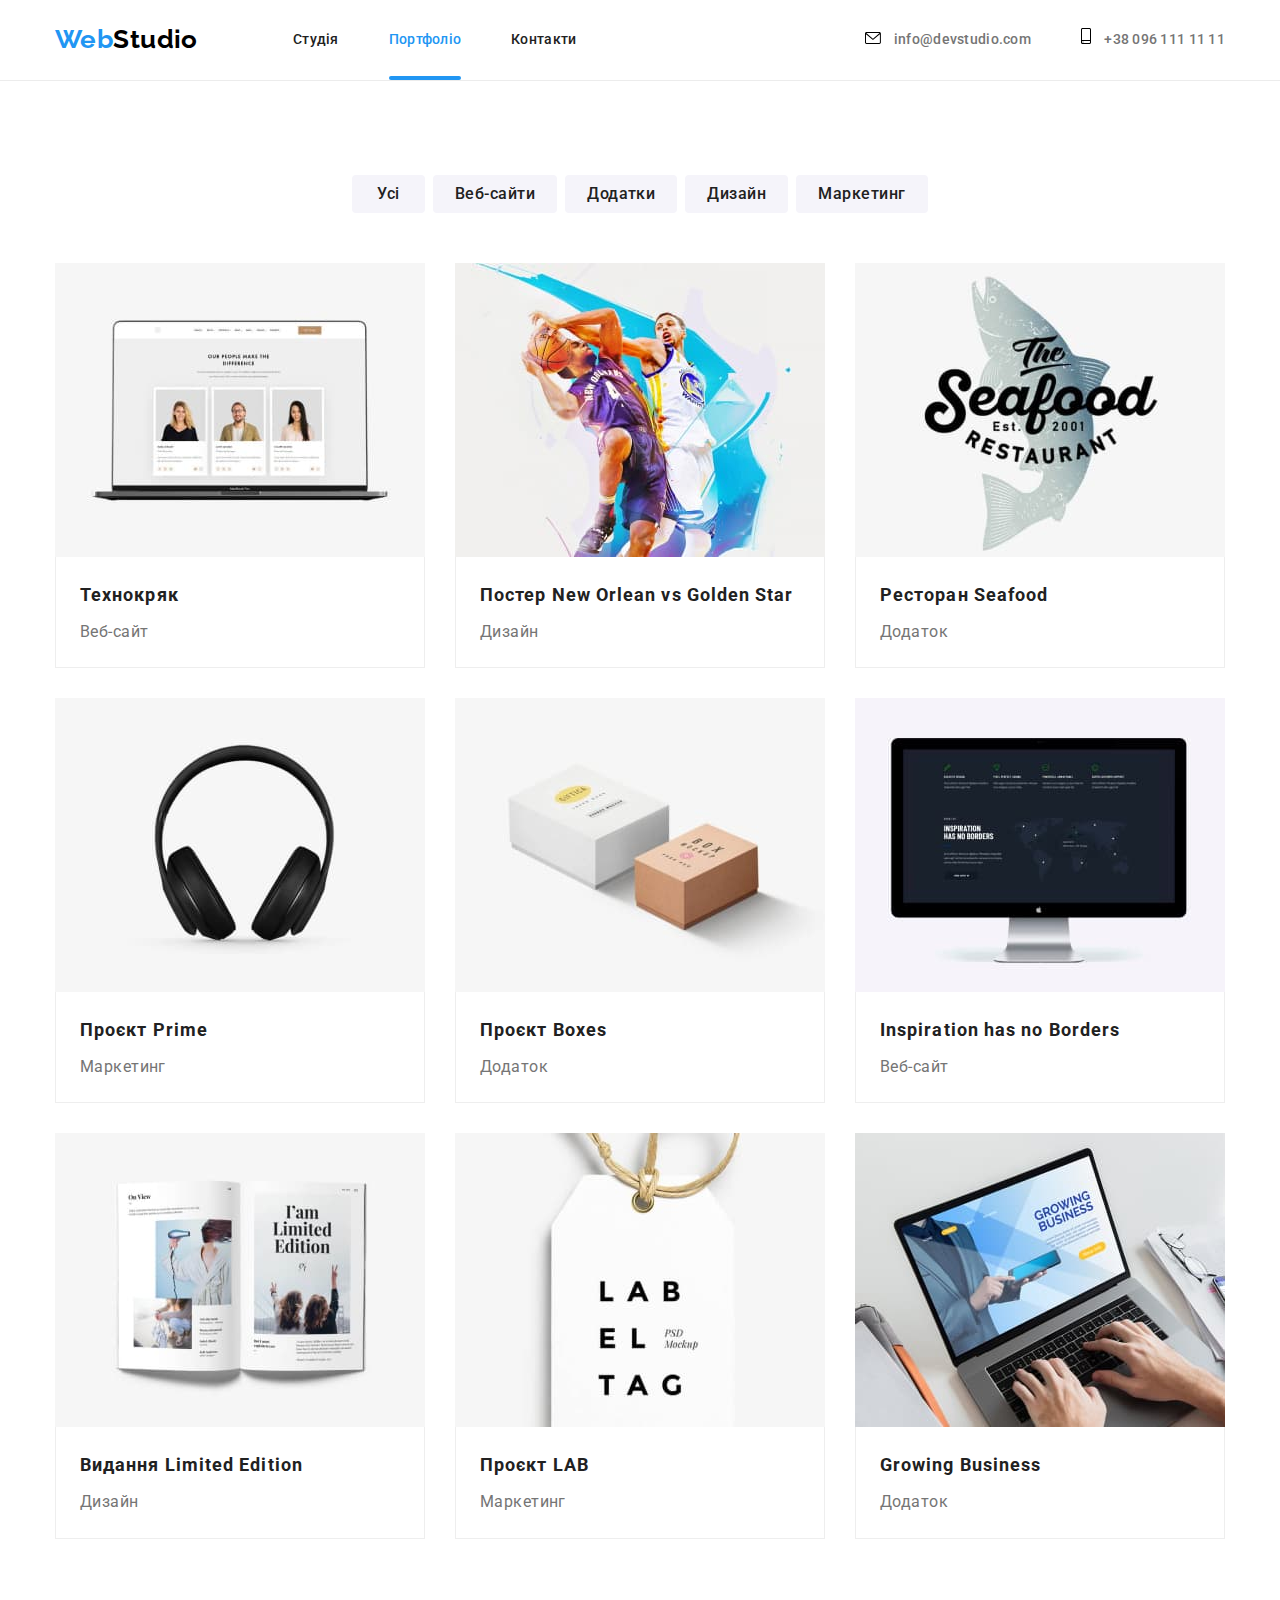
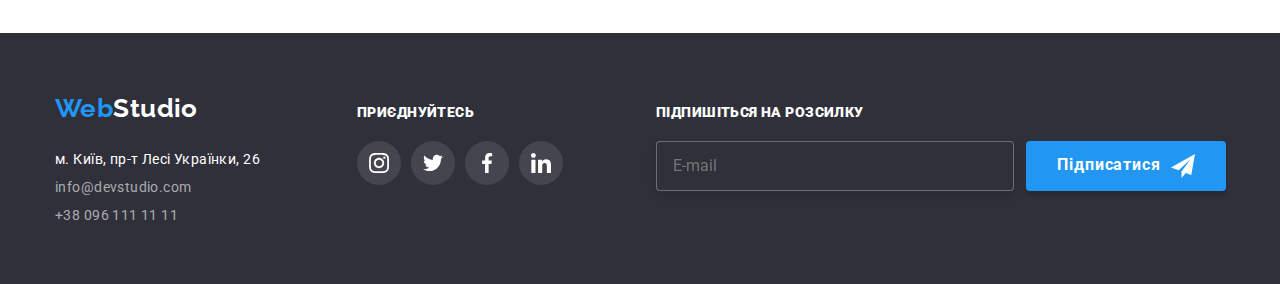
<file: portfolio.html>
<!DOCTYPE html>
<html lang="uk">
  <head>
    <meta charset="UTF-8" />
    <meta http-equiv="X-UA-Compatible" content="IE=edge" />
    <meta name="viewport" content="width=device-width, initial-scale=1.0" />
    <title>Портфоліо</title>
    <link
      href="https://fonts.googleapis.com/css2?family=Raleway:wght@700&family=Roboto:wght@400;500;700;900&display=swap"
      rel="stylesheet"
    />
    <link
      rel="stylesheet"
      href="https://cdnjs.cloudflare.com/ajax/libs/modern-normalize/1.1.0/modern-normalize.min.css"
    />
    <link rel="stylesheet" href="./css/main.min.css">
    
  </head>
  <body>
    <!--Шапка сторінки-->
    <header class="page-header">
      <div class="container header-container">
        <nav class="header-nav">
          <a href="./portfolio.html" class="logo-header list">
            Web<span class="span">Studio</span>
          </a>
          <ul class="site-nav">
            <li class="header-item">
              <a href="./index.html" class="list">Студія</a>
            </li>
            <li class="header-item">
              <a href="" class="link current list">Портфоліо</a>
            </li>
            <li class="header-item"><a href="" class="list">Контакти</a></li>
          </ul>
        </nav>
        <ul class="auth-nav">
          <li class="header-item__nav">
            <a href="mailto:info@devstudio.com" class="list"
              ><svg width="16" height="12" class="header-icon">
                <use href="./images/icons.svg#icon-envelope"></use>
              </svg>
              info@devstudio.com</a
            >
          </li>
          <li class="header-item__nav">
            <a href="tel:+38096111111" class="list"
              ><svg width="10" height="16" class="header-icon">
                <use href="./images/icons.svg#icon-smartphone"></use>
              </svg>
              +38 096 111 11 11</a
            >
          </li>
        </ul>
      </div>
    </header>
    <main>
      <!--hero-->
      <section class="section">
        <div class="container">
          <h1 class="is-hidden">Наші роботи</h1>
          <ul class="btn-list">
            <li class="btn-item">
              <button type="button" class="button-prime">Усі</button>
            </li>
            <li class="btn-item">
              <button type="button" class="button-secondary">Веб-сайти</button>
            </li>
            <li class="btn-item">
              <button type="button" class="button-secondary">Додатки</button>
            </li>
            <li class="btn-item">
              <button type="button" class="button-secondary">Дизайн</button>
            </li>
            <li class="btn-item">
              <button type="button" class="button-secondary">Маркетинг</button>
            </li>
          </ul>
          <ul class="card-list">
            <li class="line">
              <a href="" class="card-link">
                <div class="card-wrapper">
                  <img
                    src="./images/imgportfolio/img1.jpg"
                    alt="project1"
                    width="370"
                  />
                  <div class="card-overlay">
                    <p class="card-overlay-text">
                      Ресурс пропонує комплексні пропозиції з різним рівнем
                      функціоналу та сервісів. Все це дозволить відвідувачу
                      отримати вичерпні відомості про компанію чи приватну
                      особу.
                    </p>
                  </div>
                </div>

                <div class="sign">
                  <h2 class="prt-title">Технокряк</h2>
                  <p class="prt-text">Веб-сайт</p>
                </div>
              </a>
            </li>
            <li class="line">
              <a href="" class="card-link">
                <div class="card-wrapper">
                  <img
                    src="./images/imgportfolio/img2.jpg"
                    alt="project1"
                    width="370"
                  />
                  <div class="card-overlay">
                    <p class="card-overlay-text">
                      Ресурс пропонує комплексні пропозиції з різним рівнем
                      функціоналу та сервісів. Все це дозволить відвідувачу
                      отримати вичерпні відомості про компанію чи приватну
                      особу.
                    </p>
                  </div>
                </div>
                <div class="sign">
                  <h2 class="prt-title">Постер New Orlean vs Golden Star</h2>
                  <p class="prt-text">Дизайн</p>
                </div>
              </a>
            </li>
            <li class="line">
              <a href="" class="card-link">
                <div class="card-wrapper">
                  <img
                    src="./images/imgportfolio/img3.jpg"
                    alt="project1"
                    width="370"
                  />
                  <div class="card-overlay">
                    <p class="card-overlay-text">
                      Ресурс пропонує комплексні пропозиції з різним рівнем
                      функціоналу та сервісів. Все це дозволить відвідувачу
                      отримати вичерпні відомості про компанію чи приватну
                      особу.
                    </p>
                  </div>
                </div>
                <div class="sign">
                  <h2 class="prt-title">Ресторан Seafood</h2>
                  <p class="prt-text">Додаток</p>
                </div>
              </a>
            </li>
            <li class="line">
              <a href="" class="card-link">
                <div class="card-wrapper">
                  <img
                    src="./images/imgportfolio/img4.jpg"
                    alt="project1"
                    width="370"
                  />
                  <div class="card-overlay">
                    <p class="card-overlay-text">
                      Ресурс пропонує комплексні пропозиції з різним рівнем
                      функціоналу та сервісів. Все це дозволить відвідувачу
                      отримати вичерпні відомості про компанію чи приватну
                      особу.
                    </p>
                  </div>
                </div>
                <div class="sign">
                  <h2 class="prt-title">Проєкт Prime</h2>
                  <p class="prt-text">Маркетинг</p>
                </div>
              </a>
            </li>
            <li class="line">
              <a href="" class="card-link">
                <div class="card-wrapper">
                  <img
                    src="./images/imgportfolio/img5.jpg"
                    alt="project1"
                    width="370"
                  />
                  <div class="card-overlay">
                    <p class="card-overlay-text">
                      Ресурс пропонує комплексні пропозиції з різним рівнем
                      функціоналу та сервісів. Все це дозволить відвідувачу
                      отримати вичерпні відомості про компанію чи приватну
                      особу.
                    </p>
                  </div>
                </div>
                <div class="sign">
                  <h2 class="prt-title">Проєкт Boxes</h2>
                  <p class="prt-text">Додаток</p>
                </div>
              </a>
            </li>
            <li class="line">
              <a href="" class="card-link">
                <div class="card-wrapper">
                  <img
                    src="./images/imgportfolio/img6.jpg"
                    alt="project1"
                    width="370"
                  />
                  <div class="card-overlay">
                    <p class="card-overlay-text">
                      Ресурс пропонує комплексні пропозиції з різним рівнем
                      функціоналу та сервісів. Все це дозволить відвідувачу
                      отримати вичерпні відомості про компанію чи приватну
                      особу.
                    </p>
                  </div>
                </div>
                <div class="sign">
                  <h2 class="prt-title">Inspiration has no Borders</h2>
                  <p class="prt-text">Веб-сайт</p>
                </div>
              </a>
            </li>
            <li class="line">
              <a href="" class="card-link">
                <div class="card-wrapper">
                  <img
                    src="./images/imgportfolio/img7.jpg"
                    alt="project1"
                    width="370"
                  />
                  <div class="card-overlay">
                    <p class="card-overlay-text">
                      Ресурс пропонує комплексні пропозиції з різним рівнем
                      функціоналу та сервісів. Все це дозволить відвідувачу
                      отримати вичерпні відомості про компанію чи приватну
                      особу.
                    </p>
                  </div>
                </div>
                <div class="sign">
                  <h2 class="prt-title">Видання Limited Edition</h2>
                  <p class="prt-text">Дизайн</p>
                </div>
              </a>
            </li>
            <li class="line">
              <a href="" class="card-link">
                <div class="card-wrapper">
                  <img
                    src="./images/imgportfolio/img8.jpg"
                    alt="project1"
                    width="370"
                  />
                  <div class="card-overlay">
                    <p class="card-overlay-text">
                      Ресурс пропонує комплексні пропозиції з різним рівнем
                      функціоналу та сервісів. Все це дозволить відвідувачу
                      отримати вичерпні відомості про компанію чи приватну
                      особу.
                    </p>
                  </div>
                </div>
                <div class="sign">
                  <h2 class="prt-title">Проєкт LAB</h2>
                  <p class="prt-text">Маркетинг</p>
                </div>
              </a>
            </li>
            <li class="line">
              <a href="" class="card-link">
                <div class="card-wrapper">
                  <img
                    src="./images/imgportfolio/img9.jpg"
                    alt="project1"
                    width="370"
                  />
                  <div class="card-overlay">
                    <p class="card-overlay-text">
                      Ресурс пропонує комплексні пропозиції з різним рівнем
                      функціоналу та сервісів. Все це дозволить відвідувачу
                      отримати вичерпні відомості про компанію чи приватну
                      особу.
                    </p>
                  </div>
                </div>
                <div class="sign">
                  <h2 class="prt-title">Growing Business</h2>
                  <p class="prt-text">Додаток</p>
                </div>
              </a>
            </li>
          </ul>
        </div>
      </section>
    </main>
    <!-- Footer -->
    <footer class="page-footer">
      <div class="container flex">
        <div class="first-div">
          <a href="./index.html" class="logo-footer list">
            Web<span class="mark">Studio</span>
          </a>
          <address class="address">
            <ul class="footer-list">
              <li class="footer-item">
                <a
                  href="https://goo.gl/maps/UusphTAn3EJaoA5W8"
                  target="_blank"
                  rel="noopener noreferrer"
                  class="address-link roll"
                  >м. Київ, пр-т Лесі Українки, 26</a
                >
              </li>
              <li class="footer-item">
                <a href="mailto:info@devstudio.com" class="footer-link roll"
                  >info@devstudio.com</a
                >
              </li>
              <li class="footer-item">
                <a href="tel:+38096111111" class="footer-link roll"
                  >+38 096 111 11 11</a
                >
              </li>
            </ul>
          </address>
        </div>
        <div class="second-div">
          <p class="footer-title"><b>приєднуйтесь</b></p>
          <ul class="roster">
            <li class="footer-point">
              <a href="" class="link-icon">
                <svg class="footer-icon">
                  <use href="./images/icons.svg#icon-instagram2"></use>
                </svg>
              </a>
            </li>
            <li class="footer-point">
              <a href="" class="link-icon">
                <svg class="footer-icon">
                  <use href="./images/icons.svg#icon-twitter2"></use>
                </svg>
              </a>
            </li>
            <li class="footer-point">
              <a href="" class="link-icon">
                <svg class="footer-icon">
                  <use href="./images/icons.svg#icon-facebook2"></use>
                </svg>
              </a>
            </li>
            <li class="footer-point">
              <a href="" class="link-icon">
                <svg class="footer-icon">
                  <use href="./images/icons.svg#icon-linkedin2"></use>
                </svg>
              </a>
            </li>
          </ul>
        </div>
        <div class="form-div">
          <p class="form-title"><b>Підпишіться на розсилку</b></p>
          <form>
            <label class="footer-field">
              <input
                class="footer-form-input"
                type="text"
                name="user_mail"
                placeholder="E-mail"
              />
              <button class="footer-form-btn" type="submit">
                Підписатися
                <svg width="24" height="24">
                  <use href="./images/icons.svg#icon-send"></use>
                </svg>
              </button>
            </label>
          </form>
        </div>
      </div>
    </footer>
  </body>
</html>
</file>
<file: css/main.min.css>
h1,h2,h3,h4,h5,h6,ul,p{margin:0}ul{padding-left:0}img{display:block;max-width:100%;height:auto}body{background-color:#fff;color:#757575;font-family:Roboto,sans-serif;font-weight:400;font-size:14px;line-height:1.7;letter-spacing:.03em}.container{margin-left:auto;margin-right:auto;padding-left:15px;padding-right:15px}@media screen and (min-width: 480px){.container{width:480px}}@media screen and (min-width: 768px){.container{width:768px}}@media screen and (min-width: 1200px){.container{width:1200px}}.page-header{border-bottom:1px solid #ececec}.logo-header{color:#2196f3;font-family:Raleway,sans-serif;font-weight:700;font-size:26px;line-height:1.2;text-decoration:none;width:145px}@media screen and (max-width: 1199px){.logo-header{font-size:24px;line-height:1.17;width:134px}}.header-container{display:-webkit-box;display:-ms-flexbox;display:flex;-webkit-box-align:center;-ms-flex-align:center;align-items:center}.header-item{position:relative}.header-item:not(:last-child){margin-right:50px}@media screen and (max-width: 1199px){.header-item__nav{font-weight:500;font-size:12px;line-height:1.17;letter-spacing:.02em}}@media screen and (min-width: 1200px){.header-item__nav:not(:last-child){margin-right:50px}}@media screen and (max-width: 1199px){.header-item__nav:not(:last-child){margin-bottom:10px}}.header-icon{margin-right:10px;-webkit-transition-duration:250ms;transition-duration:250ms;-webkit-transition-timing-function:cubic-bezier(0.4, 0, 0.2, 1);transition-timing-function:cubic-bezier(0.4, 0, 0.2, 1)}.list:hover .header-icon,.list:focus .header-icon{fill:#2196f3}@media screen and (max-width: 1199px){.header-icon{margin-right:8px;height:14px}}.span{color:#000}.mark{color:#fff}.site-nav{display:none}@media screen and (min-width: 768px){.site-nav{list-style:none;display:-webkit-box;display:-ms-flexbox;display:flex;margin-left:93px}.site-nav a{color:#212121;text-decoration:none;font-weight:500;line-height:1.14;letter-spacing:.02em;padding-top:32px;padding-bottom:32px;display:block}}@media screen and (max-width: 1199px){.site-nav{margin-left:88px}}.auth-nav{display:none;list-style:none}@media screen and (max-width: 1199px){.auth-nav{-webkit-box-orient:vertical;-webkit-box-direction:normal;-ms-flex-direction:column;flex-direction:column}}@media screen and (min-width: 768px){.auth-nav{display:-webkit-box;display:-ms-flexbox;display:flex;margin-left:auto}.auth-nav a{color:#757575;text-decoration:none;font-weight:500;line-height:1.14;letter-spacing:.02em;padding-top:21px;padding-bottom:21px;margin:auto}}.header-nav{display:-webkit-box;display:-ms-flexbox;display:flex;-webkit-box-align:center;-ms-flex-align:center;align-items:center}.list{-webkit-transition-duration:250ms;transition-duration:250ms;-webkit-transition-timing-function:cubic-bezier(0.4, 0, 0.2, 1);transition-timing-function:cubic-bezier(0.4, 0, 0.2, 1)}.list:hover,.list:focus{color:#2196f3}.roll{-webkit-transition-duration:250ms;transition-duration:250ms;-webkit-transition-timing-function:cubic-bezier(0.4, 0, 0.2, 1);transition-timing-function:cubic-bezier(0.4, 0, 0.2, 1)}.roll:hover,.roll:focus{color:#fff}.link.current{color:#2196f3}.link.current::after{content:"";position:absolute;bottom:0;left:0;display:block;width:100%;height:4px;border-radius:2px;background-color:#2196f3}.hero{background-size:cover;background-repeat:no-repeat;background-position:center;text-align:center;padding-top:118px;padding-bottom:118px;max-width:1600px;margin:0 auto;background-image:-webkit-gradient(linear, left top, left bottom, from(rgba(47, 48, 58, 0.4)), to(rgba(47, 48, 58, 0.4))),url("../images/hero/img_sm@1x.jpg");background-image:linear-gradient(rgba(47, 48, 58, 0.4), rgba(47, 48, 58, 0.4)),url("../images/hero/img_sm@1x.jpg")}@media screen and (min-width: 1200px){.hero{padding-top:200px;padding-bottom:200px}}@media screen and (min-device-pixel-ratio: 2),screen and (-webkit-min-device-pixel-ratio: 2),screen and (min-resolution: 192dpi),screen and (min-resolution: 2dppx){.hero{background-image:-webkit-gradient(linear, left top, left bottom, from(rgba(47, 48, 58, 0.4)), to(rgba(47, 48, 58, 0.4))),url("../images/hero/img_sm@2x.jpg");background-image:linear-gradient(rgba(47, 48, 58, 0.4), rgba(47, 48, 58, 0.4)),url("../images/hero/img_sm@2x.jpg")}}@media screen and (min-width: 481px){.hero{background-image:-webkit-gradient(linear, left top, left bottom, from(rgba(47, 48, 58, 0.4)), to(rgba(47, 48, 58, 0.4))),url("../images/hero/img_md@1x.jpg");background-image:linear-gradient(rgba(47, 48, 58, 0.4), rgba(47, 48, 58, 0.4)),url("../images/hero/img_md@1x.jpg")}}@media screen and (min-width: 481px)and (min-device-pixel-ratio: 2),screen and (min-width: 481px)and (-webkit-min-device-pixel-ratio: 2),screen and (min-width: 481px)and (min-resolution: 192dpi),screen and (min-width: 481px)and (min-resolution: 2dppx){.hero{background-image:-webkit-gradient(linear, left top, left bottom, from(rgba(47, 48, 58, 0.4)), to(rgba(47, 48, 58, 0.4))),url("../images/hero/img_md@2x.jpg");background-image:linear-gradient(rgba(47, 48, 58, 0.4), rgba(47, 48, 58, 0.4)),url("../images/hero/img_md@2x.jpg")}}@media screen and (min-width: 769px){.hero{background-image:-webkit-gradient(linear, left top, left bottom, from(rgba(47, 48, 58, 0.4)), to(rgba(47, 48, 58, 0.4))),url("../images/hero/img_lg@1x.jpg");background-image:linear-gradient(rgba(47, 48, 58, 0.4), rgba(47, 48, 58, 0.4)),url("../images/hero/img_lg@1x.jpg")}}@media screen and (min-width: 769px)and (min-device-pixel-ratio: 2),screen and (min-width: 769px)and (-webkit-min-device-pixel-ratio: 2),screen and (min-width: 769px)and (min-resolution: 192dpi),screen and (min-width: 769px)and (min-resolution: 2dppx){.hero{background-image:-webkit-gradient(linear, left top, left bottom, from(rgba(47, 48, 58, 0.4)), to(rgba(47, 48, 58, 0.4))),url("../images/hero/img_lg@2x.jpg");background-image:linear-gradient(rgba(47, 48, 58, 0.4), rgba(47, 48, 58, 0.4)),url("../images/hero/img_lg@2x.jpg")}}.hero-title{color:#fff;font-weight:900;font-size:44px;line-height:1.4;letter-spacing:.06em;text-transform:uppercase;margin-bottom:30px;margin-left:auto;margin-right:auto}@media screen and (max-width: 1199px){.hero-title{font-size:26px;line-height:1.62;text-align:center;max-width:360px}}@media screen and (min-width: 1200px){.hero-title{width:696px}}.card-list{list-style:none;margin-top:50px;display:-webkit-box;display:-ms-flexbox;display:flex;-ms-flex-wrap:wrap;flex-wrap:wrap}.card-link{text-decoration:none;color:inherit;display:block;-webkit-transition-duration:250ms;transition-duration:250ms;-webkit-transition-timing-function:cubic-bezier(0.4, 0, 0.2, 1);transition-timing-function:cubic-bezier(0.4, 0, 0.2, 1)}.card-link:hover,.card-link:focus{-webkit-box-shadow:0px 1px 1px rgba(0,0,0,.12),0px 4px 4px rgba(0,0,0,.06),1px 4px 6px rgba(0,0,0,.16);box-shadow:0px 1px 1px rgba(0,0,0,.12),0px 4px 4px rgba(0,0,0,.06),1px 4px 6px rgba(0,0,0,.16)}.card-wrapper{position:relative;overflow:hidden}.card-overlay{position:absolute;top:0;left:0;display:-webkit-box;display:-ms-flexbox;display:flex;-webkit-box-align:center;-ms-flex-align:center;align-items:center;padding:63px 24px;-webkit-transform:translateY(100%);transform:translateY(100%);-webkit-transition:-webkit-transform 250ms ease-in-out;transition:-webkit-transform 250ms ease-in-out;transition:transform 250ms ease-in-out;transition:transform 250ms ease-in-out, -webkit-transform 250ms ease-in-out;width:100%;height:100%;background-color:rgba(33,150,243,.9)}.card-link:hover .card-overlay{-webkit-transform:translateY(0);transform:translateY(0)}.card-overlay-text{color:#fff;font-size:18px;line-height:1.56}.line{width:370px;margin-right:30px;margin-bottom:30px}.line:nth-last-child(-n+3){margin-bottom:0}.line:nth-child(3n){margin-right:0}.sign{padding:20px 24px;border:1px solid #eee;margin:0;border-top:0}.features-list{list-style:none}@media screen and (min-width: 768px){.features-list{display:-webkit-box;display:-ms-flexbox;display:flex;-ms-flex-wrap:wrap;flex-wrap:wrap;-webkit-box-pack:center;-ms-flex-pack:center;justify-content:center}}.features-list__content{background-color:#f5f4fa;margin-bottom:30px;display:-webkit-box;display:-ms-flexbox;display:flex;-webkit-box-align:center;-ms-flex-align:center;align-items:center;-webkit-box-pack:center;-ms-flex-pack:center;justify-content:center;border-radius:4px}@media screen and (min-width: 480px){.features-list__content{width:450px;height:120px}}@media screen and (min-width: 768px){.features-list__content{width:354px;height:120px}}@media screen and (min-width: 1200px){.features-list__content{width:270px;height:120px}}@media screen and (min-width: 480px)and (max-width: 1199px){.features-list__item{width:450px}.features-list__item:not(:last-child){margin-bottom:30px}}@media screen and (max-width: 1199px){.features-list__item{margin-bottom:30px}}@media screen and (min-width: 768px){.features-list__item{width:354px;margin-right:30px}.features-list__item:nth-last-child(-n+2){margin-bottom:0}.features-list__item:nth-child(2n){margin-right:0}}@media screen and (min-width: 1200px){.features-list__item{width:270px}.features-list__item:not(:last-child){margin-right:30px}}.features-list__title{color:#212121;font-weight:700;font-size:14px;line-height:1.14;text-transform:uppercase;margin-bottom:10px}@media screen and (min-width: 480px){.features-list__title{width:270px;height:16px}}@media screen and (max-width: 767px){.features-list__title{text-align:center;margin-right:auto;margin-left:auto}}.section{padding-top:60px;padding-bottom:60px}@media screen and (min-width: 1200px){.section{padding-top:94px;padding-bottom:94px}}.section__title{color:#212121;font-weight:700;font-size:28px;line-height:1.17;text-align:center;margin-bottom:30px}@media screen and (min-width: 1200px){.section__title{font-size:36px;margin-bottom:50px}}.section--work{padding-top:0}@media screen and (max-width: 1199.98px){.section--work{display:none}}.is-hidden{display:none}.work-list{list-style:none;display:-webkit-box;display:-ms-flexbox;display:flex;-webkit-box-pack:center;-ms-flex-pack:center;justify-content:center}.work-list__item{width:370px;margin-right:30px;margin-bottom:30px}.work-list__item:nth-last-child(-n+3){margin-bottom:0}.work-list__item:nth-child(3n){margin-right:0}.work-list__wrapper{position:relative}.work-list__overlay{display:-webkit-box;display:-ms-flexbox;display:flex;-webkit-box-pack:center;-ms-flex-pack:center;justify-content:center;-webkit-box-align:center;-ms-flex-align:center;align-items:center;background-color:rgba(47,48,58,.8);width:370px;height:70px;position:absolute;left:0;bottom:0}.work-list__text{color:#fff;font-weight:700;line-height:1.14;text-align:center;text-transform:uppercase}.section--bc{background-color:#f5f4fa}.team-list{list-style:none}@media screen and (min-width: 768px){.team-list{display:-webkit-box;display:-ms-flexbox;display:flex;-webkit-box-pack:center;-ms-flex-pack:center;justify-content:center}}@media screen and (max-width: 1199px){.team-list{-ms-flex-wrap:wrap;flex-wrap:wrap}}.team-list__title{color:#212121;font-weight:500;font-size:16px;line-height:1.2;text-align:center;margin-bottom:10px}.team-list__text{font-size:16px;line-height:1.2;text-align:center}.team-list__item{background-color:#fff;-webkit-box-shadow:0px 1px 3px rgba(0,0,0,.12),0px 1px 1px rgba(0,0,0,.14),0px 2px 1px rgba(0,0,0,.2);box-shadow:0px 1px 3px rgba(0,0,0,.12),0px 1px 1px rgba(0,0,0,.14),0px 2px 1px rgba(0,0,0,.2);border-radius:0px 0px 4px 4px}@media screen and (min-width: 768px){.team-list__item:not(:last-child){margin-right:30px}}@media screen and (max-width: 1199px){.team-list__item:not(:last-child){margin-bottom:30px}}@media screen and (min-width: 768px)and (max-width: 1199px){.team-list__item:nth-last-child(-n+2){margin-bottom:0}.team-list__item:nth-child(2n){margin-right:0}}.team-list__content{padding-top:30px;padding-bottom:30px}.icon-list{list-style:none;display:-webkit-box;display:-ms-flexbox;display:flex;-webkit-box-align:center;-ms-flex-align:center;align-items:center;-webkit-box-pack:center;-ms-flex-pack:center;justify-content:center;margin-left:32px;margin-right:32px;margin-top:16px}.icon-list__item{width:44px;height:44px}.icon-list__item:not(:last-child){margin-right:10px}.icon-list__link{width:100%;height:100%;display:-webkit-box;display:-ms-flexbox;display:flex;-webkit-box-align:center;-ms-flex-align:center;align-items:center;-webkit-box-pack:center;-ms-flex-pack:center;justify-content:center;border-radius:50%;-webkit-transition-duration:250ms;transition-duration:250ms;-webkit-transition-timing-function:cubic-bezier(0.4, 0, 0.2, 1);transition-timing-function:cubic-bezier(0.4, 0, 0.2, 1)}.icon-list__link:hover,.icon-list__link:focus{background-color:#2196f3}.icon-list__svg{width:20px;height:20px;fill:#afb1b8;-webkit-transition-duration:250ms;transition-duration:250ms;-webkit-transition-timing-function:cubic-bezier(0.4, 0, 0.2, 1);transition-timing-function:cubic-bezier(0.4, 0, 0.2, 1)}.icon-list__link:hover .icon-list__svg,.icon-list__link:focus .icon-list__svg{fill:#fff}.client-list{list-style:none;display:-webkit-box;display:-ms-flexbox;display:flex;-ms-flex-wrap:wrap;flex-wrap:wrap;-webkit-box-pack:center;-ms-flex-pack:center;justify-content:center}@media screen and (min-width: 1200px){.client-list{-webkit-box-align:center;-ms-flex-align:center;align-items:center}}@media screen and (max-width: 767px){.client-point{max-width:210px;margin-right:30px;margin-bottom:30px}.client-point:nth-last-child(-n+2){margin-bottom:0}.client-point:nth-child(2n){margin-right:0}}@media screen and (min-width: 768px)and (max-width: 1199.98px){.client-point{width:226px;margin-right:30px;margin-bottom:30px}.client-point:nth-last-child(-n+3){margin-bottom:0}.client-point:nth-child(3n){margin-right:0}}@media screen and (min-width: 1200px){.client-point{width:170px}}@media screen and (min-width: 1200px){.client-point:not(:last-child){margin-right:30px}}.client-link{border:1px solid #afb1b8;border-radius:4px;cursor:pointer;display:-webkit-box;display:-ms-flexbox;display:flex;-webkit-box-align:center;-ms-flex-align:center;align-items:center;-webkit-box-pack:center;-ms-flex-pack:center;justify-content:center;-webkit-transition-duration:250ms;transition-duration:250ms;-webkit-transition-timing-function:cubic-bezier(0.4, 0, 0.2, 1);transition-timing-function:cubic-bezier(0.4, 0, 0.2, 1)}.client-link:hover,.client-link:focus{border:1px solid #2196f3}@media screen and (min-width: 480px){.client-link{width:210px;height:92px}}@media screen and (min-width: 768px){.client-link{width:226px}}@media screen and (min-width: 1200px){.client-link{width:170px}}.client-icon{width:106px;height:60px;fill:#afb1b8;-webkit-transition-duration:250ms;transition-duration:250ms;-webkit-transition-timing-function:cubic-bezier(0.4, 0, 0.2, 1);transition-timing-function:cubic-bezier(0.4, 0, 0.2, 1)}.client-link:hover .client-icon,.client-link:focus .client-icon{fill:#2196f3}.button{color:#fff;background-color:#2196f3;font-family:inherit;font-weight:700;font-size:16px;line-height:1.9;letter-spacing:.06em;cursor:pointer;border:none;padding:10px 32px;border-radius:4px;-webkit-transition-duration:250ms;transition-duration:250ms;-webkit-transition-timing-function:cubic-bezier(0.4, 0, 0.2, 1);transition-timing-function:cubic-bezier(0.4, 0, 0.2, 1)}.button:hover,.button:focus{background-color:#188ce8}@media screen and (max-width: 767px){.button{padding:10px 24px}}.btn-list{list-style:none;display:-webkit-box;display:-ms-flexbox;display:flex;-webkit-box-pack:center;-ms-flex-pack:center;justify-content:center}.button-prime{color:#212121;background-color:#f5f4fa;font-family:inherit;font-weight:500;font-size:16px;line-height:1.6;letter-spacing:.03em;cursor:pointer;padding:6px 25px;border-radius:4px;border:none;-webkit-transition-duration:250ms;transition-duration:250ms;-webkit-transition-timing-function:cubic-bezier(0.4, 0, 0.2, 1);transition-timing-function:cubic-bezier(0.4, 0, 0.2, 1)}.button-prime:hover,.button-prime:focus{color:#fff;background-color:#2196f3;-webkit-box-shadow:0px 3px 1px rgba(0,0,0,.1),0px 1px 2px rgba(0,0,0,.08),0px 2px 2px rgba(0,0,0,.12);box-shadow:0px 3px 1px rgba(0,0,0,.1),0px 1px 2px rgba(0,0,0,.08),0px 2px 2px rgba(0,0,0,.12)}.button-secondary{color:#212121;background-color:#f5f4fa;font-family:inherit;font-weight:500;font-size:16px;line-height:1.6;letter-spacing:.03em;cursor:pointer;padding:6px 22px;border-radius:4px;border:none;-webkit-transition-duration:250ms;transition-duration:250ms;-webkit-transition-timing-function:cubic-bezier(0.4, 0, 0.2, 1);transition-timing-function:cubic-bezier(0.4, 0, 0.2, 1)}.button-secondary:hover,.button-secondary:focus{color:#fff;background-color:#2196f3;-webkit-box-shadow:0px 3px 1px rgba(0,0,0,.1),0px 1px 2px rgba(0,0,0,.08),0px 2px 2px rgba(0,0,0,.12);box-shadow:0px 3px 1px rgba(0,0,0,.1),0px 1px 2px rgba(0,0,0,.08),0px 2px 2px rgba(0,0,0,.12)}.btn-item:not(:last-child){margin-right:8px}.prt-title{color:#212121;font-weight:700;font-size:18px;line-height:2;letter-spacing:.06em;margin-bottom:4px}.prt-text{font-size:16px;line-height:1.9}.page-footer{background-color:#2f303a;padding-top:60px;padding-bottom:60px}@media screen and (min-width: 768px){.flex{display:-webkit-box;display:-ms-flexbox;display:flex;-webkit-box-align:baseline;-ms-flex-align:baseline;align-items:baseline}}@media screen and (min-width: 768px)and (max-width: 1199px){.flex{-ms-flex-wrap:wrap;flex-wrap:wrap}}.logo-footer{color:#2196f3;font-family:Raleway,sans-serif;font-weight:700;font-size:24px;line-height:1.2;text-decoration:none;display:block;margin-bottom:28px}@media screen and (max-width: 1199px){.logo-footer{text-align:center}}@media screen and (min-width: 1200px){.logo-footer{font-size:26px}}@media screen and (min-width: 768px)and (max-width: 1199px){.logo-footer{margin-left:115px}}.footer-list{list-style:none}.footer-list a{text-decoration:none}.footer-link{color:rgba(255,255,255,.6);width:232px;display:block;line-height:1.14}@media screen and (max-width: 1199px){.footer-link{margin-left:auto;margin-right:auto;text-align:center}}.address-link{color:#fff;width:232px;display:block;line-height:1.14}@media screen and (max-width: 1199px){.address-link{margin-left:auto;margin-right:auto;text-align:center}}.address{font-style:normal}@media screen and (max-width: 1199px){.address{margin-bottom:60px}}@media screen and (min-width: 768px)and (max-width: 1199px){.address{margin-left:76px}}.footer-item:not(:last-child){margin-bottom:12px}.roster{list-style:none;display:-webkit-box;display:-ms-flexbox;display:flex;-webkit-box-align:center;-ms-flex-align:center;align-items:center;-webkit-box-pack:center;-ms-flex-pack:center;justify-content:center}.footer-title{font-weight:700;line-height:1.14;text-transform:uppercase;color:#fff;margin-bottom:20px}@media screen and (max-width: 1199px){.footer-title{margin-left:auto;margin-right:auto;text-align:center}}.footer-point{width:44px;height:44px}.footer-point:not(:last-child){margin-right:10px}.link-icon{width:100%;height:100%;display:-webkit-box;display:-ms-flexbox;display:flex;-webkit-box-align:center;-ms-flex-align:center;align-items:center;-webkit-box-pack:center;-ms-flex-pack:center;justify-content:center;border-radius:50%;background-color:rgba(255,255,255,.1);-webkit-transition-duration:250ms;transition-duration:250ms;-webkit-transition-timing-function:cubic-bezier(0.4, 0, 0.2, 1);transition-timing-function:cubic-bezier(0.4, 0, 0.2, 1)}.link-icon:hover,.link-icon:focus{background-color:#2196f3}.footer-icon{width:20px;height:20px}@media screen and (max-width: 1199px){.second-div{margin-bottom:60px}}@media screen and (min-width: 1200px){.second-div{margin-left:70px}}@media screen and (min-width: 768px)and (max-width: 1199.98px){.second-div{margin-left:auto;margin-right:89px}}@media screen and (min-width: 1200px){.form-div{margin-left:93px}}@media screen and (min-width: 768px)and (max-width: 1199px){.form-div{margin-left:auto;margin-right:auto}}.form-title{font-weight:700;line-height:1.14;text-transform:uppercase;color:#fff;margin-bottom:20px}@media screen and (max-width: 1199px){.form-title{margin-left:auto;margin-right:auto;text-align:center}}@media screen and (min-width: 1200px){.footer-field{display:-webkit-box;display:-ms-flexbox;display:flex}}.footer-form-input{color:rgba(255,255,255,.6);background-color:#2f303a;height:50px;padding-left:16px;font-size:16px;line-height:1.25;outline:rgba(0,0,0,0);border:1px solid rgba(255,255,255,.3);-webkit-filter:drop-shadow(0px 4px 4px rgba(0, 0, 0, 0.15));filter:drop-shadow(0px 4px 4px rgba(0, 0, 0, 0.15));border-radius:4px}@media screen and (max-width: 1199px){.footer-form-input{margin-bottom:20px;display:block}}@media screen and (min-width: 480px){.footer-form-input{width:450px}}@media screen and (min-width: 1200px){.footer-form-input{width:358px}}@media screen and (max-width: 1199px){.footer-form-input{margin-left:auto;margin-right:auto}}.footer-form-btn{color:#fff;background-color:#2196f3;width:200px;height:50px;font-family:inherit;font-weight:700;font-size:16px;line-height:1.9;letter-spacing:.06em;cursor:pointer;border:none;padding:10px 28px;margin-left:12px;display:-webkit-box;display:-ms-flexbox;display:flex;-webkit-box-align:center;-ms-flex-align:center;align-items:center;-webkit-box-pack:center;-ms-flex-pack:center;justify-content:center;gap:10px;-webkit-box-shadow:0px 4px 4px rgba(0,0,0,.15);box-shadow:0px 4px 4px rgba(0,0,0,.15);border-radius:4px}@media screen and (max-width: 1199px){.footer-form-btn{margin-left:auto;margin-right:auto;text-align:center}}.backdrop{position:fixed;top:0;left:0;width:100%;height:100%;background-color:rgba(0,0,0,.2);opacity:1;visibility:visible;pointer-events:initial;-webkit-transition:opacity 150ms linear,visibility 150ms linear;transition:opacity 150ms linear,visibility 150ms linear}.backdrop.is-hidden{opacity:0;pointer-events:none}.backdrop.is-hidden .modal{-webkit-transform:translate(-50%, -50%) scale(1.2);transform:translate(-50%, -50%) scale(1.2)}.modal{position:absolute;top:50%;left:50%;-webkit-transform:translate(-50%, -50%) scale(1);transform:translate(-50%, -50%) scale(1);-webkit-transition:-webkit-transform 250ms cubic-bezier(0.4, 0, 0.2, 1);transition:-webkit-transform 250ms cubic-bezier(0.4, 0, 0.2, 1);transition:transform 250ms cubic-bezier(0.4, 0, 0.2, 1);transition:transform 250ms cubic-bezier(0.4, 0, 0.2, 1), -webkit-transform 250ms cubic-bezier(0.4, 0, 0.2, 1);width:528px;height:581px;background-color:#fff;-webkit-box-shadow:0px 1px 3px rgba(0,0,0,.12),0px 1px 1px rgba(0,0,0,.14),0px 2px 1px rgba(0,0,0,.2);box-shadow:0px 1px 3px rgba(0,0,0,.12),0px 1px 1px rgba(0,0,0,.14),0px 2px 1px rgba(0,0,0,.2);border-radius:4px;padding:40px}@media screen and (max-width: 1199px){.modal{width:450px;height:609px}}.close-btn{position:absolute;top:10px;right:10px;display:-webkit-box;display:-ms-flexbox;display:flex;-webkit-box-pack:center;-ms-flex-pack:center;justify-content:center;-webkit-box-align:center;-ms-flex-align:center;align-items:center;width:30px;height:30px;background:#fff;border:1px solid rgba(0,0,0,.1);border-radius:50%;padding:0;cursor:pointer}.close-btn-icon{width:18px;height:18px;-webkit-transition-duration:250ms;transition-duration:250ms;-webkit-transition-timing-function:cubic-bezier(0.4, 0, 0.2, 1);transition-timing-function:cubic-bezier(0.4, 0, 0.2, 1)}.close-btn:hover .close-btn-icon,.close-btn:focus .close-btn-icon{fill:#2196f3}.modal-text{color:#212121;font-weight:700;font-size:20px;line-height:1.15;text-align:center;margin-bottom:12px}@media screen and (max-width: 1199px){.modal-text{line-height:1.5}}.form-group{margin-bottom:20px}.form-field{display:block;position:relative}.form-field:not(:last-child){margin-bottom:10px}.form-label{color:#757575;font-size:12px;line-height:1.17;letter-spacing:.01em;margin-bottom:4px}.form-input{width:448px;height:40px;outline:rgba(0,0,0,0);padding-left:40px;border:1px solid rgba(33,33,33,.2);border-radius:4px;cursor:pointer;-webkit-transition-duration:250ms;transition-duration:250ms;-webkit-transition-timing-function:cubic-bezier(0.4, 0, 0.2, 1);transition-timing-function:cubic-bezier(0.4, 0, 0.2, 1)}.form-input:hover,.form-input:focus{border:1px solid #2196f3}@media screen and (max-width: 1199px){.form-input{width:370px}}.form-icon{position:absolute;top:50%;left:12px;width:18px;height:18px;fill:#212121;-webkit-transition-duration:250ms;transition-duration:250ms;-webkit-transition-timing-function:cubic-bezier(0.4, 0, 0.2, 1);transition-timing-function:cubic-bezier(0.4, 0, 0.2, 1)}.form-input:hover+.form-icon,.form-input:focus+.form-icon{fill:#2196f3}.form-message{color:rgba(117,117,117,.5);font-size:12px;line-height:1.17;letter-spacing:.01em;width:448px;height:120px;outline:rgba(0,0,0,0);resize:none;padding:12px 16px;border:1px solid rgba(33,33,33,.2);border-radius:4px}@media screen and (max-width: 1199px){.form-message{width:370px}}.form-agreement{display:-webkit-box;display:-ms-flexbox;display:flex;-webkit-box-align:center;-ms-flex-align:center;align-items:center;-webkit-box-pack:center;-ms-flex-pack:center;justify-content:center;margin-bottom:30px}.form-checkbox{-webkit-appearance:none;-moz-appearance:none;appearance:none}.icon-check .unchecked{opacity:1}.form-checkbox:checked+.icon-check .unchecked{opacity:0}.icon-check .checked{opacity:0}.form-checkbox:checked+.icon-check .checked{opacity:1}.form-agreement-text{margin-left:10px}@media screen and (max-width: 1199px){.form-agreement-text{font-size:12px;line-height:1.17}}.form-agreement-link{color:#2196f3;text-decoration:none;border-bottom:1px solid #2196f3}.form-btn{color:#fff;background-color:#2196f3;width:200px;height:50px;font-family:inherit;font-weight:700;font-size:16px;line-height:1.9;letter-spacing:.06em;cursor:pointer;border:none;padding:10px 52px;-webkit-box-shadow:0px 4px 4px rgba(0,0,0,.15);box-shadow:0px 4px 4px rgba(0,0,0,.15);border-radius:4px;display:-webkit-box;display:-ms-flexbox;display:flex;-webkit-box-align:center;-ms-flex-align:center;align-items:center;text-align:center;margin:0 auto}.menu{display:-webkit-box;display:-ms-flexbox;display:flex;padding:0;margin:0;list-style:none}@media(max-width: 767px){.menu{display:none}}.menu .links{padding:10px;color:inherit;text-decoration:none}.menu .links:hover,.menu .links:focus{text-decoration:underline}.menu-toggle{min-height:40px;min-width:40px;display:-webkit-box;display:-ms-flexbox;display:flex;-webkit-box-align:center;-ms-flex-align:center;align-items:center;-webkit-box-pack:center;-ms-flex-pack:center;justify-content:center;margin:0;padding:0;margin-left:auto;background-color:rgba(0,0,0,0);cursor:pointer;border:none;border-radius:50%;outline:none}@media(min-width: 768px){.menu-toggle{display:none}}.menu-toggle:hover,.menu-toggle:focus{background-color:rgba(0,0,0,.1)}.menu-toggle:hover .menu-toggle__icon,.menu-toggle:focus .menu-toggle__icon{fill:#2196f3}.menu-container{position:fixed;top:0;left:0;display:-webkit-box;display:-ms-flexbox;display:flex;-webkit-box-orient:vertical;-webkit-box-direction:normal;-ms-flex-direction:column;flex-direction:column;width:100vw;height:100vh;padding:48px 40px;background-color:#fff;z-index:999;-webkit-transform:translateX(100%);transform:translateX(100%);-webkit-transition:-webkit-transform 250ms ease-in-out;transition:-webkit-transform 250ms ease-in-out;transition:transform 250ms ease-in-out;transition:transform 250ms ease-in-out, -webkit-transform 250ms ease-in-out;-webkit-box-shadow:0px 4px 8px rgba(0,0,0,.04),0px 2px 4px rgba(0,0,0,.08),0px 1px 3px rgba(0,0,0,.16);box-shadow:0px 4px 8px rgba(0,0,0,.04),0px 2px 4px rgba(0,0,0,.08),0px 1px 3px rgba(0,0,0,.16)}.menu-container.is-open{-webkit-transform:translateX(0);transform:translateX(0)}.menu-container .menu-toggle{position:absolute;top:16px;right:16px;color:#fff}.mobile-menu{padding:0;margin-bottom:auto;list-style:none}.mobile-menu .links{display:block;color:#212121;text-decoration:none;font-weight:500;font-size:40px;line-height:1.17;letter-spacing:.02em}.mobile-menu .links:hover,.mobile-menu .links:focus{color:#2196f3}.mobile-menu__item:not(:last-child){margin-bottom:32px}.mobile-contacts__item{list-style:none}.mobile-contacts__link{display:block;text-decoration:none;color:#2196f3;font-weight:500;font-size:34px;line-height:1.18;letter-spacing:.02em;margin-bottom:32px}.mobile-contacts__mail-link{display:block;text-decoration:none;color:#757575;font-weight:500;font-size:24px;line-height:1.17;letter-spacing:.02em;margin-bottom:64px}.mobile-social{display:-webkit-box;display:-ms-flexbox;display:flex}.mobile-social__item{position:relative;list-style:none}.mobile-social__item:not(:first-child){margin-left:-10px}.mobile-social__item:not(:last-child){margin-right:20px;border-right:1px solid rgba(33,33,33,.2);padding-right:10px}.mobile-social__link{text-decoration:none;color:#2196f3;font-weight:500;font-size:18px;line-height:1.2;letter-spacing:.02em;display:block}/*# sourceMappingURL=main.min.css.map */
</file>
